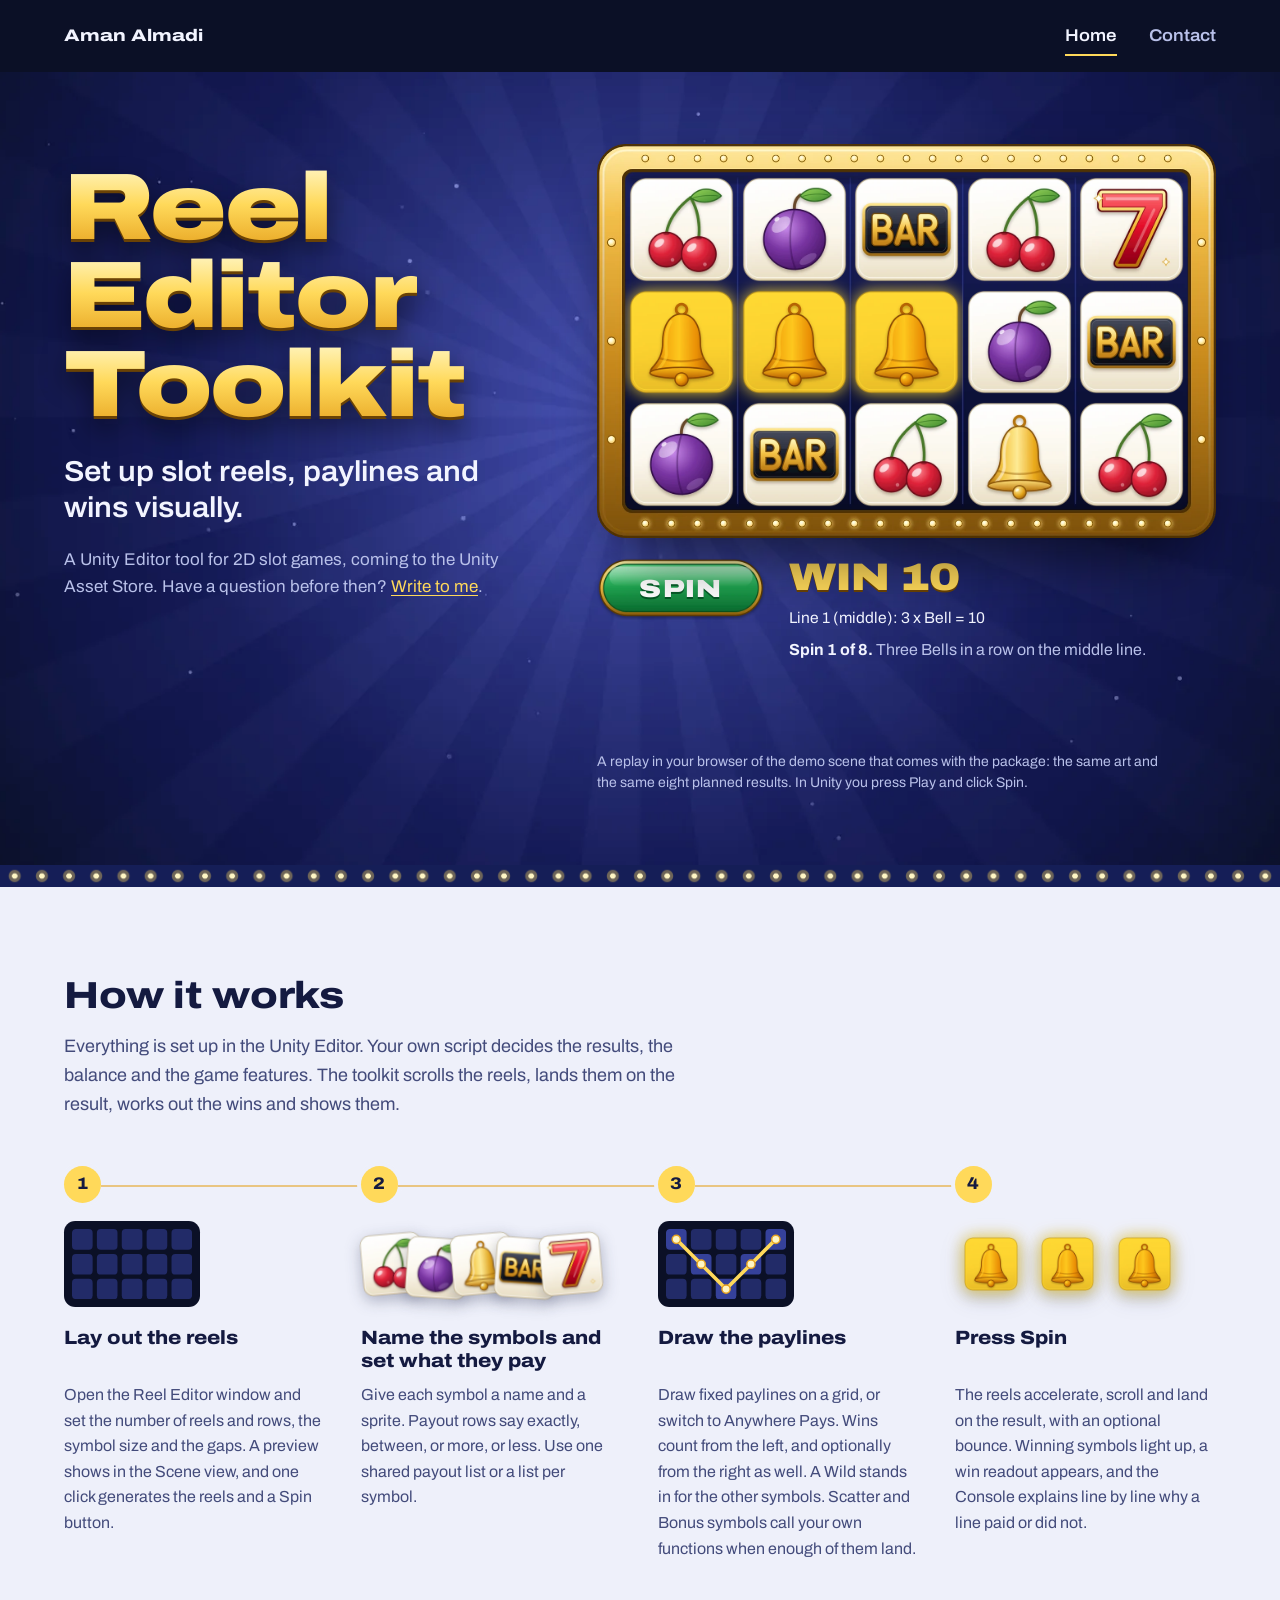
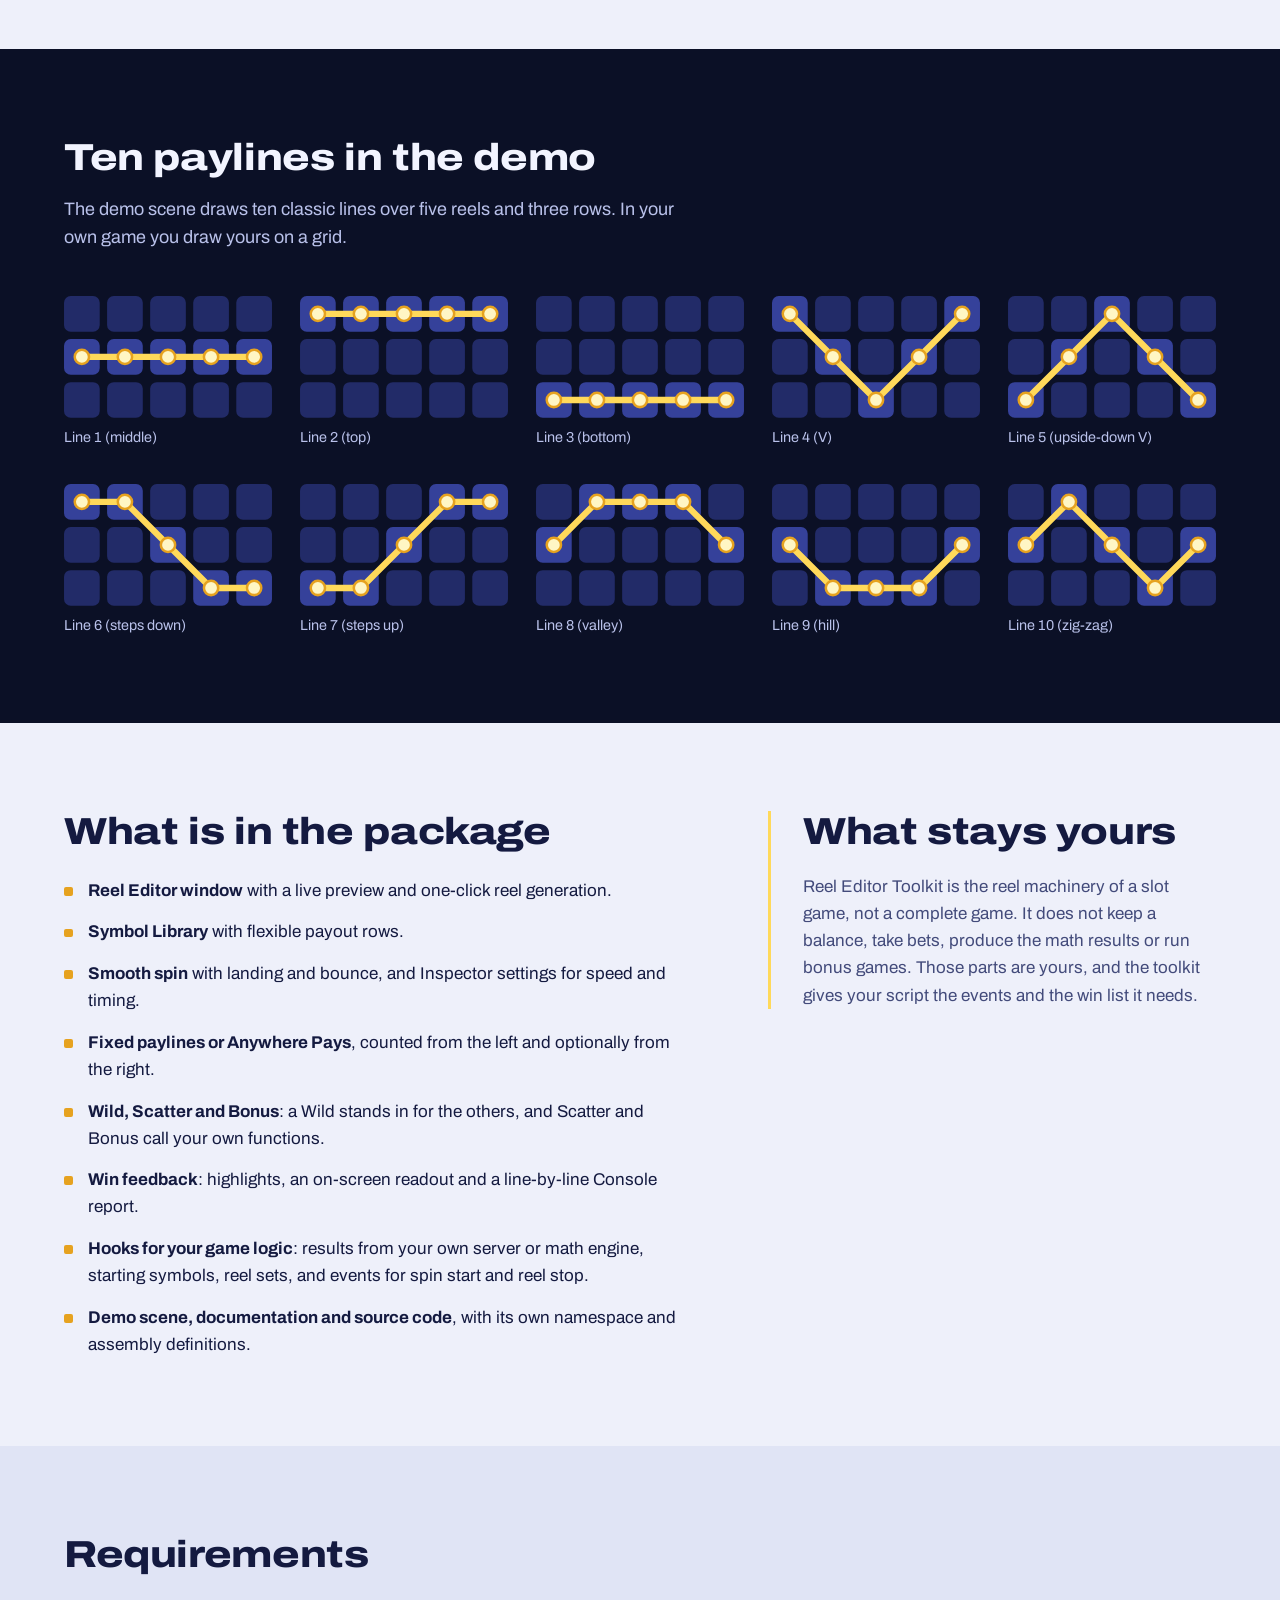
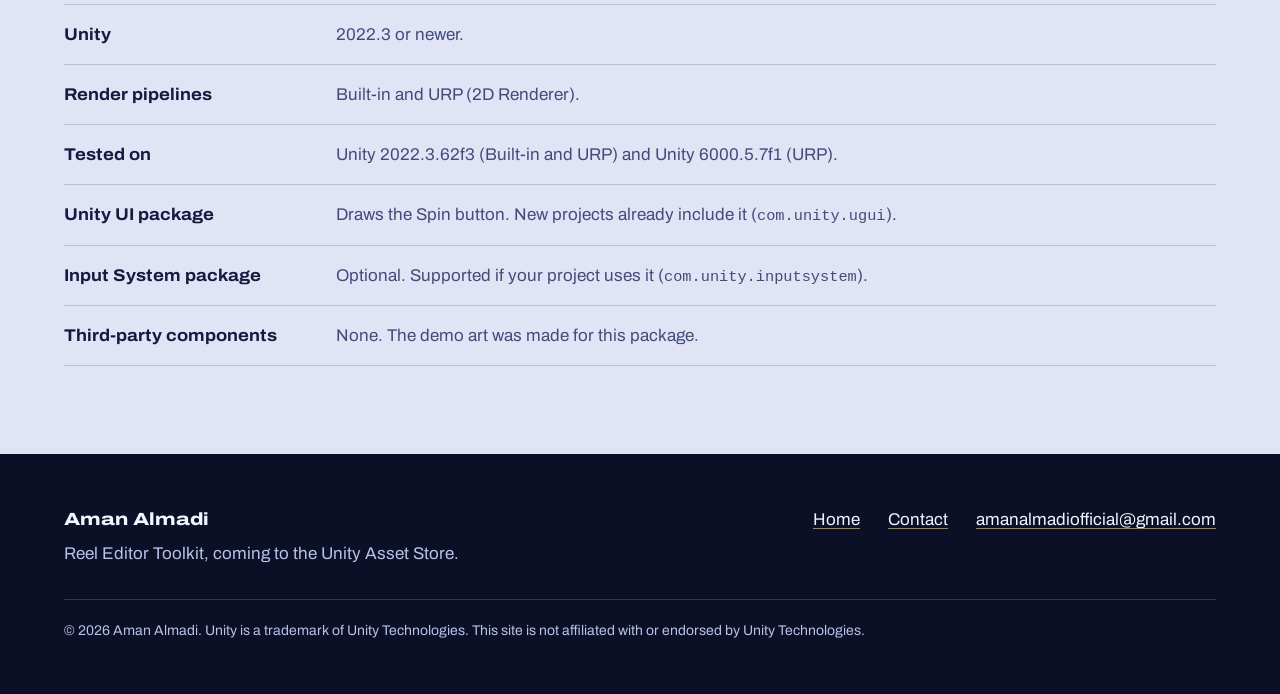
<file: index.html>
<!doctype html>
<html lang="en">
<head>
  <meta charset="utf-8">
  <meta name="viewport" content="width=device-width, initial-scale=1">
  <title>Reel Editor Toolkit for Unity by Aman Almadi</title>
  <meta name="description" content="Set up slot-game reels, symbols, payouts and paylines visually in the Unity Editor. Spin, win evaluation and a ready-to-run demo scene are included.">
  <meta property="og:type" content="website">
  <meta property="og:title" content="Reel Editor Toolkit for Unity">
  <meta property="og:description" content="Set up slot reels, paylines and wins visually. A Unity Editor tool for 2D slot games, coming to the Unity Asset Store.">
  <meta property="og:url" content="https://aman-almadi.github.io/">
  <meta property="og:image" content="https://aman-almadi.github.io/assets/img/social.png">
  <meta name="twitter:card" content="summary_large_image">
  <link rel="icon" type="image/png" sizes="32x32" href="assets/img/favicon-32.png">
  <link rel="apple-touch-icon" href="assets/img/apple-touch-icon.png">
  <link rel="preload" href="assets/fonts/archivo-wdth-latin.woff2" as="font" type="font/woff2" crossorigin>
  <link rel="stylesheet" href="assets/css/style.css">
  <script>document.documentElement.className += " js";</script>
</head>
<body>
  <!-- The gold tint of a winning symbol: the colour (1, 0.85, 0.2) the toolkit's PaylineManager multiplies onto it. -->
  <svg width="0" height="0" style="position:absolute" aria-hidden="true" focusable="false">
    <defs>
      <filter id="gold" color-interpolation-filters="sRGB">
        <feColorMatrix type="matrix" values="1 0 0 0 0  0 .85 0 0 0  0 0 .2 0 0  0 0 0 1 0"/>
      </filter>
    </defs>
  </svg>

  <a class="skip" href="#main">Skip to content</a>

  <header class="site-header">
    <div class="wrap bar">
      <a class="brand" href="index.html">Aman Almadi</a>
      <nav class="nav" aria-label="Main">
        <a href="index.html" aria-current="page">Home</a>
        <a href="contact.html">Contact</a>
      </nav>
    </div>
  </header>

  <main id="main">
    <section class="hero">
      <div class="wrap hero-grid">
        <div class="hero-copy">
          <h1 class="title"><span>Reel</span> <span>Editor</span> <span>Toolkit</span></h1>
          <p class="tagline">Set up slot reels, paylines and wins visually.</p>
          <p class="status">A Unity Editor tool for 2D slot games, coming to the Unity Asset Store. Have a question before then? <a href="contact.html">Write to me</a>.</p>
        </div>

        <div class="demo">
          <div class="machine" id="machine" aria-hidden="true">
            <img src="assets/img/reel-panel.webp" alt="" width="1100" height="700">
            <div class="reels">
          <div class="reel"><div class="strip"><div class="cell" data-sym="Cherry"><img src="assets/img/symbols/Cherry.webp" alt="" width="256" height="256"></div><div class="cell" data-sym="Bar"><img src="assets/img/symbols/Bar.webp" alt="" width="256" height="256"></div><div class="cell" data-sym="Plum"><img src="assets/img/symbols/Plum.webp" alt="" width="256" height="256"></div></div></div>
          <div class="reel"><div class="strip"><div class="cell" data-sym="Plum"><img src="assets/img/symbols/Plum.webp" alt="" width="256" height="256"></div><div class="cell" data-sym="Bell"><img src="assets/img/symbols/Bell.webp" alt="" width="256" height="256"></div><div class="cell" data-sym="Cherry"><img src="assets/img/symbols/Cherry.webp" alt="" width="256" height="256"></div></div></div>
          <div class="reel"><div class="strip"><div class="cell" data-sym="Bar"><img src="assets/img/symbols/Bar.webp" alt="" width="256" height="256"></div><div class="cell" data-sym="Cherry"><img src="assets/img/symbols/Cherry.webp" alt="" width="256" height="256"></div><div class="cell" data-sym="Bell"><img src="assets/img/symbols/Bell.webp" alt="" width="256" height="256"></div></div></div>
          <div class="reel"><div class="strip"><div class="cell" data-sym="Bell"><img src="assets/img/symbols/Bell.webp" alt="" width="256" height="256"></div><div class="cell" data-sym="Seven"><img src="assets/img/symbols/Seven.webp" alt="" width="256" height="256"></div><div class="cell" data-sym="Plum"><img src="assets/img/symbols/Plum.webp" alt="" width="256" height="256"></div></div></div>
          <div class="reel"><div class="strip"><div class="cell" data-sym="Plum"><img src="assets/img/symbols/Plum.webp" alt="" width="256" height="256"></div><div class="cell" data-sym="Bar"><img src="assets/img/symbols/Bar.webp" alt="" width="256" height="256"></div><div class="cell" data-sym="Cherry"><img src="assets/img/symbols/Cherry.webp" alt="" width="256" height="256"></div></div></div>
            </div>
          </div>
          <div class="controls">
            <button class="spin" id="spin" type="button">Spin</button>
            <div class="readout" id="readout" aria-live="polite" aria-atomic="true">
              <p class="win-line" id="win-line" hidden></p>
              <ul class="win-lines" id="win-lines"></ul>
              <p class="what" id="what">The demo&rsquo;s starting screen. Nothing pays.</p>
            </div>
          </div>
          <p class="note">A replay in your browser of the demo scene that comes with the package: the same art and the same eight planned results. In Unity you press Play and click Spin.</p>
        </div>
      </div>
    </section>
    <div class="bulbs" aria-hidden="true"></div>

    <section class="band band--paper" id="how">
      <div class="wrap">
        <h2 class="h2">How it works</h2>
        <p class="intro">Everything is set up in the Unity Editor. Your own script decides the results, the balance and the game features. The toolkit scrolls the reels, lands them on the result, works out the wins and shows them.</p>

        <ol class="steps">
          <li>
            <div class="fig"><svg class="payline fig-line" viewBox="0 0 99.0 58.0" aria-hidden="true"><rect class="t" x="0.0" y="0.0" width="17.0" height="17.0" rx="3.2"/><rect class="t" x="0.0" y="20.5" width="17.0" height="17.0" rx="3.2"/><rect class="t" x="0.0" y="41.0" width="17.0" height="17.0" rx="3.2"/><rect class="t" x="20.5" y="0.0" width="17.0" height="17.0" rx="3.2"/><rect class="t" x="20.5" y="20.5" width="17.0" height="17.0" rx="3.2"/><rect class="t" x="20.5" y="41.0" width="17.0" height="17.0" rx="3.2"/><rect class="t" x="41.0" y="0.0" width="17.0" height="17.0" rx="3.2"/><rect class="t" x="41.0" y="20.5" width="17.0" height="17.0" rx="3.2"/><rect class="t" x="41.0" y="41.0" width="17.0" height="17.0" rx="3.2"/><rect class="t" x="61.5" y="0.0" width="17.0" height="17.0" rx="3.2"/><rect class="t" x="61.5" y="20.5" width="17.0" height="17.0" rx="3.2"/><rect class="t" x="61.5" y="41.0" width="17.0" height="17.0" rx="3.2"/><rect class="t" x="82.0" y="0.0" width="17.0" height="17.0" rx="3.2"/><rect class="t" x="82.0" y="20.5" width="17.0" height="17.0" rx="3.2"/><rect class="t" x="82.0" y="41.0" width="17.0" height="17.0" rx="3.2"/></svg></div>
            <h3>Lay out the reels</h3>
            <p>Open the Reel Editor window and set the number of reels and rows, the symbol size and the gaps. A preview shows in the Scene view, and one click generates the reels and a Spin button.</p>
          </li>
          <li>
            <div class="fig fig-tiles">
              <img src="assets/img/symbols/Cherry.webp" alt="" width="256" height="256">
              <img src="assets/img/symbols/Plum.webp" alt="" width="256" height="256">
              <img src="assets/img/symbols/Bell.webp" alt="" width="256" height="256">
              <img src="assets/img/symbols/Bar.webp" alt="" width="256" height="256">
              <img src="assets/img/symbols/Seven.webp" alt="" width="256" height="256">
            </div>
            <h3>Name the symbols and set what they pay</h3>
            <p>Give each symbol a name and a sprite. Payout rows say exactly, between, or more, or less. Use one shared payout list or a list per symbol.</p>
          </li>
          <li>
            <div class="fig"><svg class="payline fig-line" viewBox="0 0 99.0 58.0" role="img" aria-label="Line 4 (V): rows 1, 2, 3, 2, 1"><rect class="t on" x="0.0" y="0.0" width="17.0" height="17.0" rx="3.2"/><rect class="t" x="0.0" y="20.5" width="17.0" height="17.0" rx="3.2"/><rect class="t" x="0.0" y="41.0" width="17.0" height="17.0" rx="3.2"/><rect class="t" x="20.5" y="0.0" width="17.0" height="17.0" rx="3.2"/><rect class="t on" x="20.5" y="20.5" width="17.0" height="17.0" rx="3.2"/><rect class="t" x="20.5" y="41.0" width="17.0" height="17.0" rx="3.2"/><rect class="t" x="41.0" y="0.0" width="17.0" height="17.0" rx="3.2"/><rect class="t" x="41.0" y="20.5" width="17.0" height="17.0" rx="3.2"/><rect class="t on" x="41.0" y="41.0" width="17.0" height="17.0" rx="3.2"/><rect class="t" x="61.5" y="0.0" width="17.0" height="17.0" rx="3.2"/><rect class="t on" x="61.5" y="20.5" width="17.0" height="17.0" rx="3.2"/><rect class="t" x="61.5" y="41.0" width="17.0" height="17.0" rx="3.2"/><rect class="t on" x="82.0" y="0.0" width="17.0" height="17.0" rx="3.2"/><rect class="t" x="82.0" y="20.5" width="17.0" height="17.0" rx="3.2"/><rect class="t" x="82.0" y="41.0" width="17.0" height="17.0" rx="3.2"/><polyline class="ln" points="8.5,8.5 29.0,29.0 49.5,49.5 70.0,29.0 90.5,8.5"/><circle class="dot" cx="8.5" cy="8.5" r="3.4"/><circle class="dot" cx="29.0" cy="29.0" r="3.4"/><circle class="dot" cx="49.5" cy="49.5" r="3.4"/><circle class="dot" cx="70.0" cy="29.0" r="3.4"/><circle class="dot" cx="90.5" cy="8.5" r="3.4"/></svg></div>
            <h3>Draw the paylines</h3>
            <p>Draw fixed paylines on a grid, or switch to Anywhere Pays. Wins count from the left, and optionally from the right as well. A Wild stands in for the other symbols. Scatter and Bonus symbols call your own functions when enough of them land.</p>
          </li>
          <li>
            <div class="fig fig-win">
              <div class="cell win"><img src="assets/img/symbols/Bell.webp" alt="" width="256" height="256"></div>
              <div class="cell win"><img src="assets/img/symbols/Bell.webp" alt="" width="256" height="256"></div>
              <div class="cell win"><img src="assets/img/symbols/Bell.webp" alt="" width="256" height="256"></div>
            </div>
            <h3>Press Spin</h3>
            <p>The reels accelerate, scroll and land on the result, with an optional bounce. Winning symbols light up, a win readout appears, and the Console explains line by line why a line paid or did not.</p>
          </li>
        </ol>
      </div>
    </section>

    <section class="band band--dark" id="paylines">
      <div class="wrap">
        <h2 class="h2">Ten paylines in the demo</h2>
        <p class="intro">The demo scene draws ten classic lines over five reels and three rows. In your own game you draw yours on a grid.</p>
        <ul class="paylines">
      <li><svg class="payline " viewBox="0 0 99.0 58.0" role="img" aria-label="Line 1 (middle): rows 2, 2, 2, 2, 2"><rect class="t" x="0.0" y="0.0" width="17.0" height="17.0" rx="3.2"/><rect class="t on" x="0.0" y="20.5" width="17.0" height="17.0" rx="3.2"/><rect class="t" x="0.0" y="41.0" width="17.0" height="17.0" rx="3.2"/><rect class="t" x="20.5" y="0.0" width="17.0" height="17.0" rx="3.2"/><rect class="t on" x="20.5" y="20.5" width="17.0" height="17.0" rx="3.2"/><rect class="t" x="20.5" y="41.0" width="17.0" height="17.0" rx="3.2"/><rect class="t" x="41.0" y="0.0" width="17.0" height="17.0" rx="3.2"/><rect class="t on" x="41.0" y="20.5" width="17.0" height="17.0" rx="3.2"/><rect class="t" x="41.0" y="41.0" width="17.0" height="17.0" rx="3.2"/><rect class="t" x="61.5" y="0.0" width="17.0" height="17.0" rx="3.2"/><rect class="t on" x="61.5" y="20.5" width="17.0" height="17.0" rx="3.2"/><rect class="t" x="61.5" y="41.0" width="17.0" height="17.0" rx="3.2"/><rect class="t" x="82.0" y="0.0" width="17.0" height="17.0" rx="3.2"/><rect class="t on" x="82.0" y="20.5" width="17.0" height="17.0" rx="3.2"/><rect class="t" x="82.0" y="41.0" width="17.0" height="17.0" rx="3.2"/><polyline class="ln" points="8.5,29.0 29.0,29.0 49.5,29.0 70.0,29.0 90.5,29.0"/><circle class="dot" cx="8.5" cy="29.0" r="3.4"/><circle class="dot" cx="29.0" cy="29.0" r="3.4"/><circle class="dot" cx="49.5" cy="29.0" r="3.4"/><circle class="dot" cx="70.0" cy="29.0" r="3.4"/><circle class="dot" cx="90.5" cy="29.0" r="3.4"/></svg><span class="cap">Line 1 (middle)</span></li>
      <li><svg class="payline " viewBox="0 0 99.0 58.0" role="img" aria-label="Line 2 (top): rows 1, 1, 1, 1, 1"><rect class="t on" x="0.0" y="0.0" width="17.0" height="17.0" rx="3.2"/><rect class="t" x="0.0" y="20.5" width="17.0" height="17.0" rx="3.2"/><rect class="t" x="0.0" y="41.0" width="17.0" height="17.0" rx="3.2"/><rect class="t on" x="20.5" y="0.0" width="17.0" height="17.0" rx="3.2"/><rect class="t" x="20.5" y="20.5" width="17.0" height="17.0" rx="3.2"/><rect class="t" x="20.5" y="41.0" width="17.0" height="17.0" rx="3.2"/><rect class="t on" x="41.0" y="0.0" width="17.0" height="17.0" rx="3.2"/><rect class="t" x="41.0" y="20.5" width="17.0" height="17.0" rx="3.2"/><rect class="t" x="41.0" y="41.0" width="17.0" height="17.0" rx="3.2"/><rect class="t on" x="61.5" y="0.0" width="17.0" height="17.0" rx="3.2"/><rect class="t" x="61.5" y="20.5" width="17.0" height="17.0" rx="3.2"/><rect class="t" x="61.5" y="41.0" width="17.0" height="17.0" rx="3.2"/><rect class="t on" x="82.0" y="0.0" width="17.0" height="17.0" rx="3.2"/><rect class="t" x="82.0" y="20.5" width="17.0" height="17.0" rx="3.2"/><rect class="t" x="82.0" y="41.0" width="17.0" height="17.0" rx="3.2"/><polyline class="ln" points="8.5,8.5 29.0,8.5 49.5,8.5 70.0,8.5 90.5,8.5"/><circle class="dot" cx="8.5" cy="8.5" r="3.4"/><circle class="dot" cx="29.0" cy="8.5" r="3.4"/><circle class="dot" cx="49.5" cy="8.5" r="3.4"/><circle class="dot" cx="70.0" cy="8.5" r="3.4"/><circle class="dot" cx="90.5" cy="8.5" r="3.4"/></svg><span class="cap">Line 2 (top)</span></li>
      <li><svg class="payline " viewBox="0 0 99.0 58.0" role="img" aria-label="Line 3 (bottom): rows 3, 3, 3, 3, 3"><rect class="t" x="0.0" y="0.0" width="17.0" height="17.0" rx="3.2"/><rect class="t" x="0.0" y="20.5" width="17.0" height="17.0" rx="3.2"/><rect class="t on" x="0.0" y="41.0" width="17.0" height="17.0" rx="3.2"/><rect class="t" x="20.5" y="0.0" width="17.0" height="17.0" rx="3.2"/><rect class="t" x="20.5" y="20.5" width="17.0" height="17.0" rx="3.2"/><rect class="t on" x="20.5" y="41.0" width="17.0" height="17.0" rx="3.2"/><rect class="t" x="41.0" y="0.0" width="17.0" height="17.0" rx="3.2"/><rect class="t" x="41.0" y="20.5" width="17.0" height="17.0" rx="3.2"/><rect class="t on" x="41.0" y="41.0" width="17.0" height="17.0" rx="3.2"/><rect class="t" x="61.5" y="0.0" width="17.0" height="17.0" rx="3.2"/><rect class="t" x="61.5" y="20.5" width="17.0" height="17.0" rx="3.2"/><rect class="t on" x="61.5" y="41.0" width="17.0" height="17.0" rx="3.2"/><rect class="t" x="82.0" y="0.0" width="17.0" height="17.0" rx="3.2"/><rect class="t" x="82.0" y="20.5" width="17.0" height="17.0" rx="3.2"/><rect class="t on" x="82.0" y="41.0" width="17.0" height="17.0" rx="3.2"/><polyline class="ln" points="8.5,49.5 29.0,49.5 49.5,49.5 70.0,49.5 90.5,49.5"/><circle class="dot" cx="8.5" cy="49.5" r="3.4"/><circle class="dot" cx="29.0" cy="49.5" r="3.4"/><circle class="dot" cx="49.5" cy="49.5" r="3.4"/><circle class="dot" cx="70.0" cy="49.5" r="3.4"/><circle class="dot" cx="90.5" cy="49.5" r="3.4"/></svg><span class="cap">Line 3 (bottom)</span></li>
      <li><svg class="payline " viewBox="0 0 99.0 58.0" role="img" aria-label="Line 4 (V): rows 1, 2, 3, 2, 1"><rect class="t on" x="0.0" y="0.0" width="17.0" height="17.0" rx="3.2"/><rect class="t" x="0.0" y="20.5" width="17.0" height="17.0" rx="3.2"/><rect class="t" x="0.0" y="41.0" width="17.0" height="17.0" rx="3.2"/><rect class="t" x="20.5" y="0.0" width="17.0" height="17.0" rx="3.2"/><rect class="t on" x="20.5" y="20.5" width="17.0" height="17.0" rx="3.2"/><rect class="t" x="20.5" y="41.0" width="17.0" height="17.0" rx="3.2"/><rect class="t" x="41.0" y="0.0" width="17.0" height="17.0" rx="3.2"/><rect class="t" x="41.0" y="20.5" width="17.0" height="17.0" rx="3.2"/><rect class="t on" x="41.0" y="41.0" width="17.0" height="17.0" rx="3.2"/><rect class="t" x="61.5" y="0.0" width="17.0" height="17.0" rx="3.2"/><rect class="t on" x="61.5" y="20.5" width="17.0" height="17.0" rx="3.2"/><rect class="t" x="61.5" y="41.0" width="17.0" height="17.0" rx="3.2"/><rect class="t on" x="82.0" y="0.0" width="17.0" height="17.0" rx="3.2"/><rect class="t" x="82.0" y="20.5" width="17.0" height="17.0" rx="3.2"/><rect class="t" x="82.0" y="41.0" width="17.0" height="17.0" rx="3.2"/><polyline class="ln" points="8.5,8.5 29.0,29.0 49.5,49.5 70.0,29.0 90.5,8.5"/><circle class="dot" cx="8.5" cy="8.5" r="3.4"/><circle class="dot" cx="29.0" cy="29.0" r="3.4"/><circle class="dot" cx="49.5" cy="49.5" r="3.4"/><circle class="dot" cx="70.0" cy="29.0" r="3.4"/><circle class="dot" cx="90.5" cy="8.5" r="3.4"/></svg><span class="cap">Line 4 (V)</span></li>
      <li><svg class="payline " viewBox="0 0 99.0 58.0" role="img" aria-label="Line 5 (upside-down V): rows 3, 2, 1, 2, 3"><rect class="t" x="0.0" y="0.0" width="17.0" height="17.0" rx="3.2"/><rect class="t" x="0.0" y="20.5" width="17.0" height="17.0" rx="3.2"/><rect class="t on" x="0.0" y="41.0" width="17.0" height="17.0" rx="3.2"/><rect class="t" x="20.5" y="0.0" width="17.0" height="17.0" rx="3.2"/><rect class="t on" x="20.5" y="20.5" width="17.0" height="17.0" rx="3.2"/><rect class="t" x="20.5" y="41.0" width="17.0" height="17.0" rx="3.2"/><rect class="t on" x="41.0" y="0.0" width="17.0" height="17.0" rx="3.2"/><rect class="t" x="41.0" y="20.5" width="17.0" height="17.0" rx="3.2"/><rect class="t" x="41.0" y="41.0" width="17.0" height="17.0" rx="3.2"/><rect class="t" x="61.5" y="0.0" width="17.0" height="17.0" rx="3.2"/><rect class="t on" x="61.5" y="20.5" width="17.0" height="17.0" rx="3.2"/><rect class="t" x="61.5" y="41.0" width="17.0" height="17.0" rx="3.2"/><rect class="t" x="82.0" y="0.0" width="17.0" height="17.0" rx="3.2"/><rect class="t" x="82.0" y="20.5" width="17.0" height="17.0" rx="3.2"/><rect class="t on" x="82.0" y="41.0" width="17.0" height="17.0" rx="3.2"/><polyline class="ln" points="8.5,49.5 29.0,29.0 49.5,8.5 70.0,29.0 90.5,49.5"/><circle class="dot" cx="8.5" cy="49.5" r="3.4"/><circle class="dot" cx="29.0" cy="29.0" r="3.4"/><circle class="dot" cx="49.5" cy="8.5" r="3.4"/><circle class="dot" cx="70.0" cy="29.0" r="3.4"/><circle class="dot" cx="90.5" cy="49.5" r="3.4"/></svg><span class="cap">Line 5 (upside-down V)</span></li>
      <li><svg class="payline " viewBox="0 0 99.0 58.0" role="img" aria-label="Line 6 (steps down): rows 1, 1, 2, 3, 3"><rect class="t on" x="0.0" y="0.0" width="17.0" height="17.0" rx="3.2"/><rect class="t" x="0.0" y="20.5" width="17.0" height="17.0" rx="3.2"/><rect class="t" x="0.0" y="41.0" width="17.0" height="17.0" rx="3.2"/><rect class="t on" x="20.5" y="0.0" width="17.0" height="17.0" rx="3.2"/><rect class="t" x="20.5" y="20.5" width="17.0" height="17.0" rx="3.2"/><rect class="t" x="20.5" y="41.0" width="17.0" height="17.0" rx="3.2"/><rect class="t" x="41.0" y="0.0" width="17.0" height="17.0" rx="3.2"/><rect class="t on" x="41.0" y="20.5" width="17.0" height="17.0" rx="3.2"/><rect class="t" x="41.0" y="41.0" width="17.0" height="17.0" rx="3.2"/><rect class="t" x="61.5" y="0.0" width="17.0" height="17.0" rx="3.2"/><rect class="t" x="61.5" y="20.5" width="17.0" height="17.0" rx="3.2"/><rect class="t on" x="61.5" y="41.0" width="17.0" height="17.0" rx="3.2"/><rect class="t" x="82.0" y="0.0" width="17.0" height="17.0" rx="3.2"/><rect class="t" x="82.0" y="20.5" width="17.0" height="17.0" rx="3.2"/><rect class="t on" x="82.0" y="41.0" width="17.0" height="17.0" rx="3.2"/><polyline class="ln" points="8.5,8.5 29.0,8.5 49.5,29.0 70.0,49.5 90.5,49.5"/><circle class="dot" cx="8.5" cy="8.5" r="3.4"/><circle class="dot" cx="29.0" cy="8.5" r="3.4"/><circle class="dot" cx="49.5" cy="29.0" r="3.4"/><circle class="dot" cx="70.0" cy="49.5" r="3.4"/><circle class="dot" cx="90.5" cy="49.5" r="3.4"/></svg><span class="cap">Line 6 (steps down)</span></li>
      <li><svg class="payline " viewBox="0 0 99.0 58.0" role="img" aria-label="Line 7 (steps up): rows 3, 3, 2, 1, 1"><rect class="t" x="0.0" y="0.0" width="17.0" height="17.0" rx="3.2"/><rect class="t" x="0.0" y="20.5" width="17.0" height="17.0" rx="3.2"/><rect class="t on" x="0.0" y="41.0" width="17.0" height="17.0" rx="3.2"/><rect class="t" x="20.5" y="0.0" width="17.0" height="17.0" rx="3.2"/><rect class="t" x="20.5" y="20.5" width="17.0" height="17.0" rx="3.2"/><rect class="t on" x="20.5" y="41.0" width="17.0" height="17.0" rx="3.2"/><rect class="t" x="41.0" y="0.0" width="17.0" height="17.0" rx="3.2"/><rect class="t on" x="41.0" y="20.5" width="17.0" height="17.0" rx="3.2"/><rect class="t" x="41.0" y="41.0" width="17.0" height="17.0" rx="3.2"/><rect class="t on" x="61.5" y="0.0" width="17.0" height="17.0" rx="3.2"/><rect class="t" x="61.5" y="20.5" width="17.0" height="17.0" rx="3.2"/><rect class="t" x="61.5" y="41.0" width="17.0" height="17.0" rx="3.2"/><rect class="t on" x="82.0" y="0.0" width="17.0" height="17.0" rx="3.2"/><rect class="t" x="82.0" y="20.5" width="17.0" height="17.0" rx="3.2"/><rect class="t" x="82.0" y="41.0" width="17.0" height="17.0" rx="3.2"/><polyline class="ln" points="8.5,49.5 29.0,49.5 49.5,29.0 70.0,8.5 90.5,8.5"/><circle class="dot" cx="8.5" cy="49.5" r="3.4"/><circle class="dot" cx="29.0" cy="49.5" r="3.4"/><circle class="dot" cx="49.5" cy="29.0" r="3.4"/><circle class="dot" cx="70.0" cy="8.5" r="3.4"/><circle class="dot" cx="90.5" cy="8.5" r="3.4"/></svg><span class="cap">Line 7 (steps up)</span></li>
      <li><svg class="payline " viewBox="0 0 99.0 58.0" role="img" aria-label="Line 8 (valley): rows 2, 1, 1, 1, 2"><rect class="t" x="0.0" y="0.0" width="17.0" height="17.0" rx="3.2"/><rect class="t on" x="0.0" y="20.5" width="17.0" height="17.0" rx="3.2"/><rect class="t" x="0.0" y="41.0" width="17.0" height="17.0" rx="3.2"/><rect class="t on" x="20.5" y="0.0" width="17.0" height="17.0" rx="3.2"/><rect class="t" x="20.5" y="20.5" width="17.0" height="17.0" rx="3.2"/><rect class="t" x="20.5" y="41.0" width="17.0" height="17.0" rx="3.2"/><rect class="t on" x="41.0" y="0.0" width="17.0" height="17.0" rx="3.2"/><rect class="t" x="41.0" y="20.5" width="17.0" height="17.0" rx="3.2"/><rect class="t" x="41.0" y="41.0" width="17.0" height="17.0" rx="3.2"/><rect class="t on" x="61.5" y="0.0" width="17.0" height="17.0" rx="3.2"/><rect class="t" x="61.5" y="20.5" width="17.0" height="17.0" rx="3.2"/><rect class="t" x="61.5" y="41.0" width="17.0" height="17.0" rx="3.2"/><rect class="t" x="82.0" y="0.0" width="17.0" height="17.0" rx="3.2"/><rect class="t on" x="82.0" y="20.5" width="17.0" height="17.0" rx="3.2"/><rect class="t" x="82.0" y="41.0" width="17.0" height="17.0" rx="3.2"/><polyline class="ln" points="8.5,29.0 29.0,8.5 49.5,8.5 70.0,8.5 90.5,29.0"/><circle class="dot" cx="8.5" cy="29.0" r="3.4"/><circle class="dot" cx="29.0" cy="8.5" r="3.4"/><circle class="dot" cx="49.5" cy="8.5" r="3.4"/><circle class="dot" cx="70.0" cy="8.5" r="3.4"/><circle class="dot" cx="90.5" cy="29.0" r="3.4"/></svg><span class="cap">Line 8 (valley)</span></li>
      <li><svg class="payline " viewBox="0 0 99.0 58.0" role="img" aria-label="Line 9 (hill): rows 2, 3, 3, 3, 2"><rect class="t" x="0.0" y="0.0" width="17.0" height="17.0" rx="3.2"/><rect class="t on" x="0.0" y="20.5" width="17.0" height="17.0" rx="3.2"/><rect class="t" x="0.0" y="41.0" width="17.0" height="17.0" rx="3.2"/><rect class="t" x="20.5" y="0.0" width="17.0" height="17.0" rx="3.2"/><rect class="t" x="20.5" y="20.5" width="17.0" height="17.0" rx="3.2"/><rect class="t on" x="20.5" y="41.0" width="17.0" height="17.0" rx="3.2"/><rect class="t" x="41.0" y="0.0" width="17.0" height="17.0" rx="3.2"/><rect class="t" x="41.0" y="20.5" width="17.0" height="17.0" rx="3.2"/><rect class="t on" x="41.0" y="41.0" width="17.0" height="17.0" rx="3.2"/><rect class="t" x="61.5" y="0.0" width="17.0" height="17.0" rx="3.2"/><rect class="t" x="61.5" y="20.5" width="17.0" height="17.0" rx="3.2"/><rect class="t on" x="61.5" y="41.0" width="17.0" height="17.0" rx="3.2"/><rect class="t" x="82.0" y="0.0" width="17.0" height="17.0" rx="3.2"/><rect class="t on" x="82.0" y="20.5" width="17.0" height="17.0" rx="3.2"/><rect class="t" x="82.0" y="41.0" width="17.0" height="17.0" rx="3.2"/><polyline class="ln" points="8.5,29.0 29.0,49.5 49.5,49.5 70.0,49.5 90.5,29.0"/><circle class="dot" cx="8.5" cy="29.0" r="3.4"/><circle class="dot" cx="29.0" cy="49.5" r="3.4"/><circle class="dot" cx="49.5" cy="49.5" r="3.4"/><circle class="dot" cx="70.0" cy="49.5" r="3.4"/><circle class="dot" cx="90.5" cy="29.0" r="3.4"/></svg><span class="cap">Line 9 (hill)</span></li>
      <li><svg class="payline " viewBox="0 0 99.0 58.0" role="img" aria-label="Line 10 (zig-zag): rows 2, 1, 2, 3, 2"><rect class="t" x="0.0" y="0.0" width="17.0" height="17.0" rx="3.2"/><rect class="t on" x="0.0" y="20.5" width="17.0" height="17.0" rx="3.2"/><rect class="t" x="0.0" y="41.0" width="17.0" height="17.0" rx="3.2"/><rect class="t on" x="20.5" y="0.0" width="17.0" height="17.0" rx="3.2"/><rect class="t" x="20.5" y="20.5" width="17.0" height="17.0" rx="3.2"/><rect class="t" x="20.5" y="41.0" width="17.0" height="17.0" rx="3.2"/><rect class="t" x="41.0" y="0.0" width="17.0" height="17.0" rx="3.2"/><rect class="t on" x="41.0" y="20.5" width="17.0" height="17.0" rx="3.2"/><rect class="t" x="41.0" y="41.0" width="17.0" height="17.0" rx="3.2"/><rect class="t" x="61.5" y="0.0" width="17.0" height="17.0" rx="3.2"/><rect class="t" x="61.5" y="20.5" width="17.0" height="17.0" rx="3.2"/><rect class="t on" x="61.5" y="41.0" width="17.0" height="17.0" rx="3.2"/><rect class="t" x="82.0" y="0.0" width="17.0" height="17.0" rx="3.2"/><rect class="t on" x="82.0" y="20.5" width="17.0" height="17.0" rx="3.2"/><rect class="t" x="82.0" y="41.0" width="17.0" height="17.0" rx="3.2"/><polyline class="ln" points="8.5,29.0 29.0,8.5 49.5,29.0 70.0,49.5 90.5,29.0"/><circle class="dot" cx="8.5" cy="29.0" r="3.4"/><circle class="dot" cx="29.0" cy="8.5" r="3.4"/><circle class="dot" cx="49.5" cy="29.0" r="3.4"/><circle class="dot" cx="70.0" cy="49.5" r="3.4"/><circle class="dot" cx="90.5" cy="29.0" r="3.4"/></svg><span class="cap">Line 10 (zig-zag)</span></li>
        </ul>
      </div>
    </section>

    <section class="band band--paper" id="package">
      <div class="wrap split">
        <div>
          <h2 class="h2">What is in the package</h2>
          <ul class="list">
            <li><strong>Reel Editor window</strong> with a live preview and one-click reel generation.</li>
            <li><strong>Symbol Library</strong> with flexible payout rows.</li>
            <li><strong>Smooth spin</strong> with landing and bounce, and Inspector settings for speed and timing.</li>
            <li><strong>Fixed paylines or Anywhere Pays</strong>, counted from the left and optionally from the right.</li>
            <li><strong>Wild, Scatter and Bonus</strong>: a Wild stands in for the others, and Scatter and Bonus call your own functions.</li>
            <li><strong>Win feedback</strong>: highlights, an on-screen readout and a line-by-line Console report.</li>
            <li><strong>Hooks for your game logic</strong>: results from your own server or math engine, starting symbols, reel sets, and events for spin start and reel stop.</li>
            <li><strong>Demo scene, documentation and source code</strong>, with its own namespace and assembly definitions.</li>
          </ul>
        </div>
        <div class="yours">
          <h2 class="h2">What stays yours</h2>
          <p>Reel Editor Toolkit is the reel machinery of a slot game, not a complete game. It does not keep a balance, take bets, produce the math results or run bonus games. Those parts are yours, and the toolkit gives your script the events and the win list it needs.</p>
        </div>
      </div>
    </section>

    <section class="band band--paper-2" id="requirements">
      <div class="wrap">
        <h2 class="h2">Requirements</h2>
        <dl class="reqs">
          <div><dt>Unity</dt><dd>2022.3 or newer.</dd></div>
          <div><dt>Render pipelines</dt><dd>Built-in and URP (2D Renderer).</dd></div>
          <div><dt>Tested on</dt><dd>Unity 2022.3.62f3 (Built-in and URP) and Unity 6000.5.7f1 (URP).</dd></div>
          <div><dt>Unity UI package</dt><dd>Draws the Spin button. New projects already include it (<code>com.unity.ugui</code>).</dd></div>
          <div><dt>Input System package</dt><dd>Optional. Supported if your project uses it (<code>com.unity.inputsystem</code>).</dd></div>
          <div><dt>Third-party components</dt><dd>None. The demo art was made for this package.</dd></div>
        </dl>
      </div>
    </section>
  </main>

  <footer class="site-footer">
    <div class="wrap foot">
      <div>
        <p class="foot-brand">Aman Almadi</p>
        <p class="foot-line">Reel Editor Toolkit, coming to the Unity Asset Store.</p>
      </div>
      <nav class="foot-nav" aria-label="Footer">
        <a href="index.html">Home</a>
        <a href="contact.html">Contact</a>
        <a href="mailto:amanalmadiofficial@gmail.com">amanalmadiofficial@gmail.com</a>
      </nav>
    </div>
    <div class="wrap legal">
      <p>&copy; 2026 Aman Almadi. Unity is a trademark of Unity Technologies. This site is not affiliated with or endorsed by Unity Technologies.</p>
    </div>
  </footer>

  <script type="application/json" id="demo-data">{"base":"assets/img/symbols/","symbols":["Cherry","Plum","Bell","Bar","Seven","Wild","Scatter","Bonus"],"spins":[{"rows":[["Cherry","Plum","Bar","Cherry","Seven"],["Bell","Bell","Bell","Plum","Bar"],["Plum","Bar","Cherry","Bell","Cherry"]],"win":10,"wins":[{"line":"Line 1 (middle)","count":3,"symbol":"Bell","pay":10}],"cells":[[0,1],[1,1],[2,1]],"text":"Three Bells in a row on the middle line."},{"rows":[["Plum","Cherry","Bar","Bell","Plum"],["Bar","Seven","Plum","Cherry","Bell"],["Cherry","Bell","Seven","Bar","Cherry"]],"win":0,"wins":[],"cells":[],"text":"Nothing that matches."},{"rows":[["Plum","Bell","Bell","Seven","Plum"],["Cherry","Wild","Cherry","Bar","Bell"],["Bar","Plum","Seven","Plum","Seven"]],"win":10,"wins":[{"line":"Line 1 (middle)","count":3,"symbol":"Cherry","pay":10}],"cells":[[0,1],[1,1],[2,1]],"text":"Cherry, Wild, Cherry on the middle line. The Wild stands in for a Cherry."},{"rows":[["Cherry","Cherry","Cherry","Cherry","Cherry"],["Bar","Plum","Bell","Seven","Plum"],["Plum","Bell","Bar","Plum","Bar"]],"win":100,"wins":[{"line":"Line 2 (top)","count":5,"symbol":"Cherry","pay":100}],"cells":[[0,0],[1,0],[2,0],[3,0],[4,0]],"text":"Five Cherries on the top line. The “5 or more” payout row."},{"rows":[["Scatter","Bar","Plum","Scatter","Cherry"],["Cherry","Bell","Seven","Plum","Bar"],["Plum","Cherry","Scatter","Bar","Bell"]],"win":0,"wins":[],"cells":[],"text":"Three Scatters. Nothing pays; the Console reports the free-spins trigger."},{"rows":[["Cherry","Plum","Bar","Plum","Cherry"],["Seven","Seven","Cherry","Bar","Bell"],["Bar","Bell","Plum","Bell","Plum"]],"win":5,"wins":[{"line":"Line 1 (middle)","count":2,"symbol":"Seven","pay":5}],"cells":[[0,1],[1,1]],"text":"Two Sevens at the start of the middle line. A Seven already counts from 2."},{"rows":[["Bonus","Bell","Bonus","Cherry","Seven"],["Cherry","Bar","Seven","Bell","Bonus"],["Plum","Plum","Plum","Plum","Bar"]],"win":25,"wins":[{"line":"Line 3 (bottom)","count":4,"symbol":"Plum","pay":25}],"cells":[[0,2],[1,2],[2,2],[3,2]],"text":"Four Plums on the bottom line, and three Bonus symbols. The Console reports the bonus trigger."},{"rows":[["Bell","Plum","Bell","Cherry","Plum"],["Bell","Wild","Bell","Bar","Seven"],["Bell","Bar","Bell","Plum","Cherry"]],"win":30,"wins":[{"line":"Line 1 (middle)","count":3,"symbol":"Bell","pay":10},{"line":"Line 4 (V)","count":3,"symbol":"Bell","pay":10},{"line":"Line 5 (upside-down V)","count":3,"symbol":"Bell","pay":10}],"cells":[[0,0],[0,1],[0,2],[1,1],[2,0],[2,1],[2,2]],"text":"One Wild in the middle of Bells: three lines pay at once."}]}</script>
  <script src="assets/js/site.js"></script>
</body>
</html>
</file>
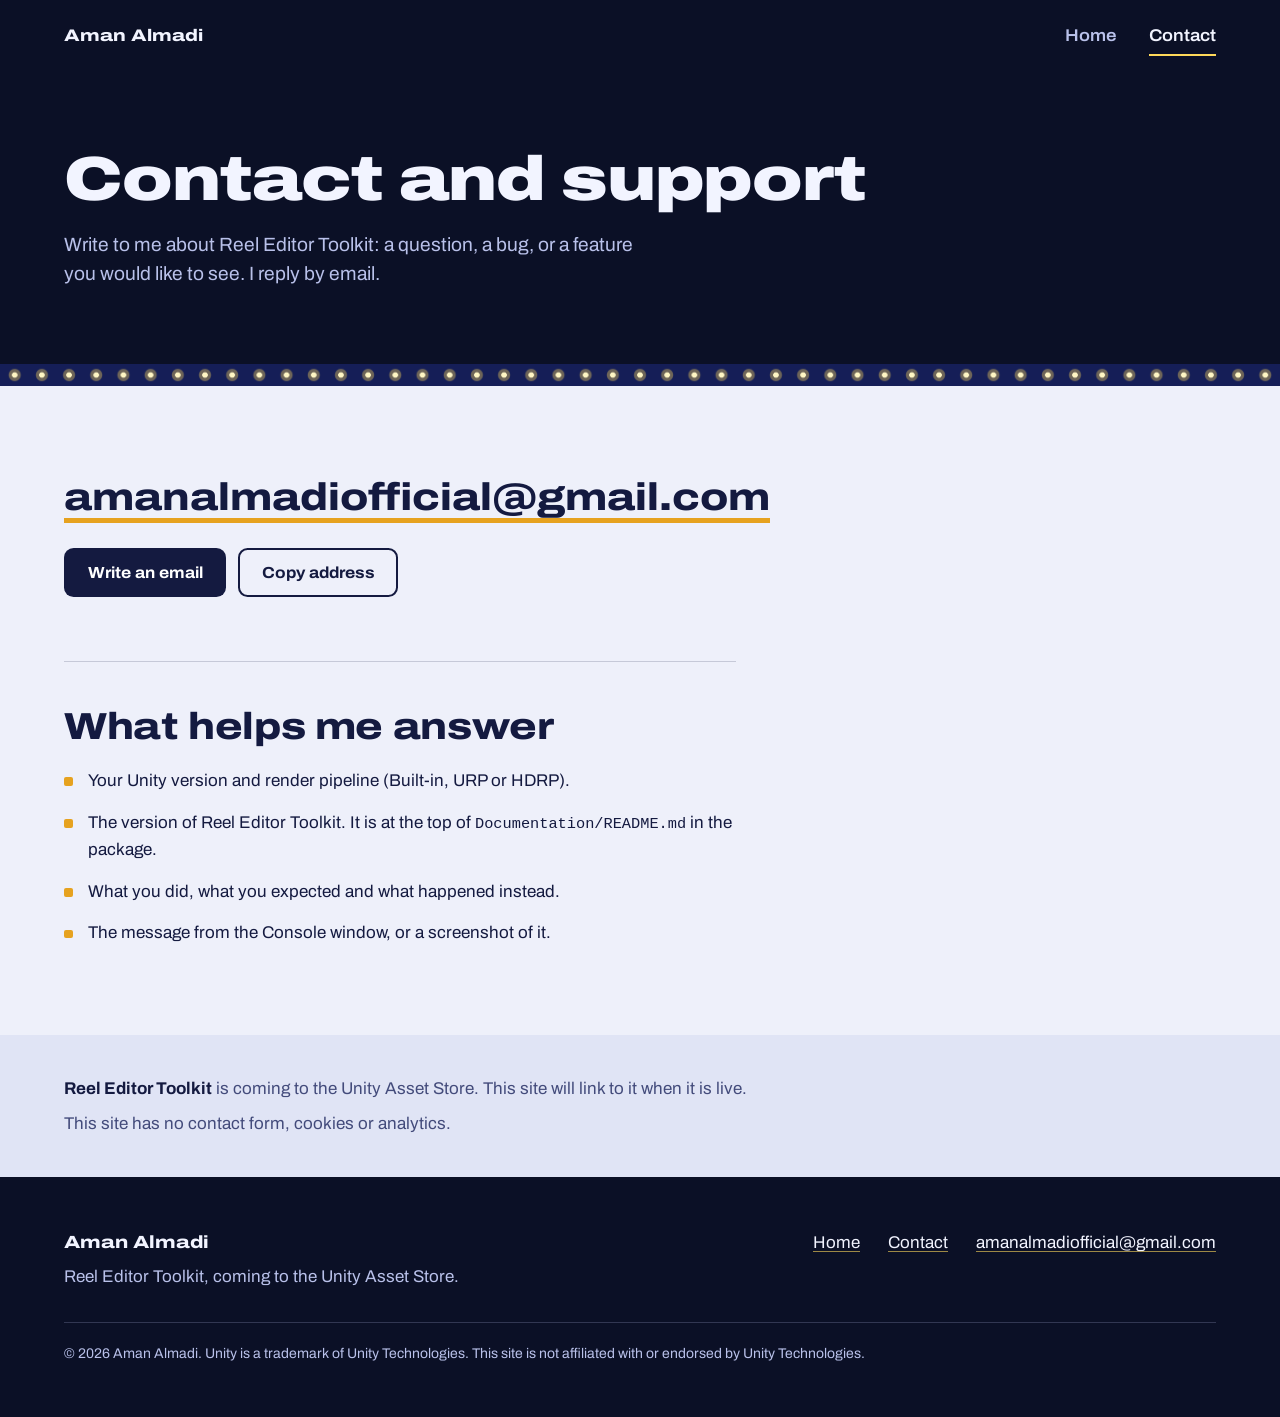
<file: contact.html>
<!doctype html>
<html lang="en">
<head>
  <meta charset="utf-8">
  <meta name="viewport" content="width=device-width, initial-scale=1">
  <title>Contact and support | Aman Almadi</title>
  <meta name="description" content="Contact and support for Reel Editor Toolkit, a Unity Editor tool by Aman Almadi. Write by email with a question, a bug or an idea.">
  <meta property="og:type" content="website">
  <meta property="og:title" content="Contact and support | Aman Almadi">
  <meta property="og:description" content="Write to Aman Almadi about Reel Editor Toolkit: a question, a bug or an idea.">
  <meta property="og:url" content="https://aman-almadi.github.io/contact.html">
  <meta property="og:image" content="https://aman-almadi.github.io/assets/img/social.png">
  <meta name="twitter:card" content="summary_large_image">
  <link rel="icon" type="image/png" sizes="32x32" href="assets/img/favicon-32.png">
  <link rel="apple-touch-icon" href="assets/img/apple-touch-icon.png">
  <link rel="preload" href="assets/fonts/archivo-wdth-latin.woff2" as="font" type="font/woff2" crossorigin>
  <link rel="stylesheet" href="assets/css/style.css">
  <script>document.documentElement.className += " js";</script>
</head>
<body>
  <a class="skip" href="#main">Skip to content</a>

  <header class="site-header">
    <div class="wrap bar">
      <a class="brand" href="index.html">Aman Almadi</a>
      <nav class="nav" aria-label="Main">
        <a href="index.html">Home</a>
        <a href="contact.html" aria-current="page">Contact</a>
      </nav>
    </div>
  </header>

  <main id="main">
    <section class="pagehead">
      <div class="wrap">
        <h1 class="h1">Contact and support</h1>
        <p class="lead">Write to me about Reel Editor Toolkit: a question, a bug, or a feature you would like to see. I reply by email.</p>
      </div>
    </section>
    <div class="bulbs" aria-hidden="true"></div>

    <section class="band band--paper">
      <div class="wrap contact">
        <div class="mail-block">
          <a class="mail" href="mailto:amanalmadiofficial@gmail.com?subject=Reel%20Editor%20Toolkit">amanalmadiofficial@<wbr>gmail.com</a>
          <div class="mail-actions">
            <a class="btn btn--ink" href="mailto:amanalmadiofficial@gmail.com?subject=Reel%20Editor%20Toolkit">Write an email</a>
            <button class="btn btn--line copy" id="copy-email" type="button" data-email="amanalmadiofficial@gmail.com">Copy address</button>
            <span class="copied" id="copied" role="status"></span>
          </div>
        </div>

        <div class="help">
          <h2 class="h2">What helps me answer</h2>
          <ul class="list">
            <li>Your Unity version and render pipeline (Built-in, URP or HDRP).</li>
            <li>The version of Reel Editor Toolkit. It is at the top of <code>Documentation/README.md</code> in the package.</li>
            <li>What you did, what you expected and what happened instead.</li>
            <li>The message from the Console window, or a screenshot of it.</li>
          </ul>
        </div>
      </div>
    </section>

    <section class="band band--paper-2 band--slim">
      <div class="wrap notes">
        <p><strong>Reel Editor Toolkit</strong> is coming to the Unity Asset Store. This site will link to it when it is live.</p>
        <p>This site has no contact form, cookies or analytics.</p>
      </div>
    </section>
  </main>

  <footer class="site-footer">
    <div class="wrap foot">
      <div>
        <p class="foot-brand">Aman Almadi</p>
        <p class="foot-line">Reel Editor Toolkit, coming to the Unity Asset Store.</p>
      </div>
      <nav class="foot-nav" aria-label="Footer">
        <a href="index.html">Home</a>
        <a href="contact.html">Contact</a>
        <a href="mailto:amanalmadiofficial@gmail.com">amanalmadiofficial@gmail.com</a>
      </nav>
    </div>
    <div class="wrap legal">
      <p>&copy; 2026 Aman Almadi. Unity is a trademark of Unity Technologies. This site is not affiliated with or endorsed by Unity Technologies.</p>
    </div>
  </footer>

  <script src="assets/js/site.js"></script>
</body>
</html>
</file>
<file: assets/css/style.css>
/* Aman Almadi - Reel Editor Toolkit site.
   Plain CSS. No frameworks, no external requests. The font (Archivo, SIL Open Font License 1.1) is served from this site. */

@font-face {
  font-family: "Archivo";
  src: url("../fonts/archivo-wdth-latin.woff2") format("woff2");
  font-weight: 100 900;
  font-stretch: 62% 125%;
  font-style: normal;
  font-display: swap;
}

:root {
  /* the stage: the demo's background */
  --stage: #0B1026;
  --stage-2: #151E57;
  /* the marquee: gold of the reel frame and the win highlight */
  --gold: #FFD95A;
  --gold-hi: #FFF6C4;
  --gold-deep: #E6A21F;
  --gold-edge: #6A4205;
  /* paper and ink for reading */
  --paper: #EEF0FA;
  --paper-2: #E0E4F5;
  --ink: #141A40;
  --ink-2: #434B7B;
  --rule: rgba(20, 26, 64, .18);
  --on-stage: #F2F4FF;
  --on-stage-2: #B9C1EA;
  --link: #2531A3;

  --font: "Archivo", system-ui, -apple-system, "Segoe UI", Roboto, "Helvetica Neue", Arial, sans-serif;
  --wrap: 72rem;
  --gutter: clamp(1.25rem, 4vw, 2.5rem);
}

*, *::before, *::after { box-sizing: border-box; }

html {
  -webkit-text-size-adjust: 100%;
  scroll-behavior: smooth;
}

body {
  margin: 0;
  font: 400 1.0625rem/1.6 var(--font);
  color: var(--ink);
  background: var(--paper);
  -webkit-font-smoothing: antialiased;
}

img { max-width: 100%; height: auto; }
p { margin: 0; }
h1, h2, h3 { margin: 0; }
code { font-family: ui-monospace, SFMono-Regular, Menlo, Consolas, monospace; font-size: .9em; }

a { color: var(--link); text-underline-offset: .18em; text-decoration-thickness: .08em; }
a:hover { text-decoration-thickness: .15em; }

:focus-visible { outline: 3px solid var(--link); outline-offset: 3px; }
.hero :focus-visible,
.band--dark :focus-visible,
.site-header :focus-visible,
.site-footer :focus-visible,
.pagehead :focus-visible { outline-color: var(--gold); }

.wrap { width: min(100% - 2 * var(--gutter), var(--wrap)); margin-inline: auto; }

.skip {
  position: absolute; left: -999px; top: 0;
  padding: .6rem 1rem; background: var(--gold); color: var(--ink); font-weight: 700; z-index: 10;
}
.skip:focus { left: 1rem; top: 1rem; }

/* ------------------------------------------------------------ type */
.h1 { font-size: clamp(2.3rem, 1.2rem + 4.2vw, 3.9rem); font-weight: 900; font-stretch: 125%; line-height: 1; letter-spacing: -.02em; }
.h2 { font-size: clamp(1.6rem, 1.1rem + 1.8vw, 2.35rem); font-weight: 800; font-stretch: 118%; line-height: 1.1; letter-spacing: -.01em; }
h3 { font-size: 1.2rem; font-weight: 800; font-stretch: 112%; line-height: 1.2; }
.intro { margin-top: 1rem; max-width: 40rem; font-size: 1.125rem; color: var(--ink-2); }
.band--dark .intro { color: var(--on-stage-2); }

/* ------------------------------------------------------------ header and footer */
.site-header { background: var(--stage); color: var(--on-stage); }
.bar { display: flex; align-items: center; justify-content: space-between; gap: 1rem; padding-block: 1rem; }
.brand { font-size: 1.05rem; font-weight: 800; font-stretch: 125%; color: var(--on-stage); text-decoration: none; }
.nav { display: flex; gap: clamp(1rem, 3vw, 2rem); }
.nav a {
  padding-block: .35rem; border-bottom: 2px solid transparent;
  font-weight: 600; font-stretch: 108%; color: var(--on-stage-2); text-decoration: none;
}
.nav a:hover { color: var(--on-stage); }
.nav a[aria-current="page"] { color: var(--on-stage); border-bottom-color: var(--gold); }

.site-footer { background: var(--stage); color: var(--on-stage); padding-block: clamp(2.25rem, 5vw, 3.25rem); }
.foot { display: flex; flex-wrap: wrap; justify-content: space-between; gap: 1.5rem 3rem; }
.foot-brand { font-weight: 800; font-stretch: 125%; font-size: 1.1rem; }
.foot-line { margin-top: .35rem; color: var(--on-stage-2); }
.foot-nav { display: flex; flex-wrap: wrap; gap: .5rem 1.75rem; align-items: flex-start; }
.foot-nav a { color: var(--on-stage); text-decoration-color: rgba(255, 217, 90, .6); }
.legal { margin-top: 2rem; padding-top: 1.25rem; border-top: 1px solid rgba(185, 193, 234, .22); font-size: .875rem; color: var(--on-stage-2); }

/* ------------------------------------------------------------ bands */
.band { padding-block: clamp(3.25rem, 7vw, 5.5rem); }
.band--slim { padding-block: clamp(1.75rem, 4vw, 2.5rem); }
.band--dark { background: var(--stage); color: var(--on-stage); }
.band--paper { background: var(--paper); color: var(--ink); }
.band--paper-2 { background: var(--paper-2); color: var(--ink); }

/* a string of marquee bulbs where the dark top of a page meets the paper */
.bulbs {
  height: 1.35rem;
  background-color: var(--stage-2);
  background-image: radial-gradient(circle, var(--gold-hi) 0 2.5px, rgba(255, 217, 90, .38) 3px 5.5px, transparent 6.5px);
  background-size: 1.7rem 1.35rem;
  background-position: center;
}

/* ------------------------------------------------------------ hero */
.hero {
  background: var(--stage) url("../img/stage.webp") center / cover no-repeat;
  color: var(--on-stage);
  padding-block: clamp(2.25rem, 6vw, 4.5rem);
}
.hero-grid {
  display: grid;
  grid-template-columns: minmax(0, 5fr) minmax(0, 6.6fr);
  gap: clamp(2rem, 5vw, 4rem);
  align-items: start;
}
.hero-copy { padding-top: clamp(0rem, 1.5vw, 1.25rem); }

/* the title: the stacked gold lock-up of the store cover; the gradient sits on the spans, the shadow on the heading */
.title {
  font-size: clamp(3.1rem, 1.3rem + 6.6vw, 5.9rem);
  font-weight: 900; font-stretch: 125%; line-height: .94; letter-spacing: -.02em;
  filter: drop-shadow(0 .035em 0 var(--gold-edge)) drop-shadow(0 .12em .14em rgba(0, 0, 0, .45));
}
.title span {
  display: block; width: fit-content;
  background: linear-gradient(180deg, var(--gold-hi) 0%, var(--gold) 46%, var(--gold-deep) 100%);
  -webkit-background-clip: text; background-clip: text;
  color: transparent; -webkit-text-fill-color: transparent;
}
.tagline {
  margin-top: 1.5rem; max-width: 19em;
  font-size: clamp(1.3rem, 1rem + 1.2vw, 1.8rem); font-weight: 600; font-stretch: 106%; line-height: 1.25;
}
.status { margin-top: 1.25rem; max-width: 30rem; color: var(--on-stage-2); }
.hero a { color: var(--gold); }

/* the working machine */
.demo { display: grid; gap: 1.25rem; min-width: 0; }
.machine { position: relative; width: 100%; aspect-ratio: 1540 / 980; }
.machine::before {   /* soft shadow, blurred once instead of re-drawn on every frame of the spin */
  content: ""; position: absolute; inset: 8% 3% -5%;
  background: rgba(0, 0, 0, .55); border-radius: 2.5rem; filter: blur(28px);
}
.machine > img { position: absolute; inset: 0; width: 100%; height: 100%; display: block; }
.reels {
  position: absolute; left: 4.5455%; top: 7.1429%; width: 90.9091%; height: 85.7143%;
  display: grid; grid-template-columns: repeat(5, 1fr);
}
.reel { position: relative; overflow: hidden; }
.strip { position: absolute; left: 0; top: 0; width: 100%; will-change: transform; }
.cell { width: 100%; aspect-ratio: 1; padding: 3.5714%; }
.cell img { display: block; width: 100%; height: 100%; }
.cell.win img { filter: url(#gold) drop-shadow(0 0 .5rem rgba(255, 217, 51, .85)); }

.controls { display: grid; grid-template-columns: auto minmax(0, 1fr); gap: 1.5rem; align-items: start; }
.spin {
  display: none;
  width: 10.5rem; aspect-ratio: 600 / 220; padding: 0; border: 0;
  background: url("../img/spin.webp") center / 100% 100% no-repeat;
  color: #fff; font: 900 1.55rem/1 var(--font); font-stretch: 125%; letter-spacing: .05em; text-transform: uppercase;
  text-shadow: 0 2px 0 rgba(0, 70, 30, .75);
  cursor: pointer; -webkit-tap-highlight-color: transparent;
}
.js .spin { display: block; }
.spin:active { transform: translateY(2px); }
.spin[aria-disabled="true"] { filter: saturate(.45) brightness(.8); cursor: default; }
.spin[aria-disabled="true"]:active { transform: none; }

.readout { min-height: 10.8rem; min-width: 0; transition: opacity .15s; }
.readout.is-spinning { opacity: .4; }
.win-line {
  font-size: clamp(1.7rem, 1.2rem + 1.7vw, 2.4rem); font-weight: 900; font-stretch: 125%; line-height: 1;
  color: var(--gold); text-shadow: 0 2px 0 var(--gold-edge);
}
.win-lines { margin: .55rem 0 0; padding: 0; list-style: none; font-size: .975rem; line-height: 1.5; color: var(--on-stage); }
.win-lines:empty { display: none; }
.what { margin-top: .6rem; font-size: 1rem; line-height: 1.45; color: var(--on-stage-2); }
.what .count { color: var(--on-stage); font-weight: 700; }
.note { font-size: .875rem; line-height: 1.5; color: var(--on-stage-2); max-width: 36rem; }

/* ------------------------------------------------------------ how it works */
.steps {
  counter-reset: step;
  margin: 3rem 0 0; padding: 0; list-style: none;
  display: grid; grid-template-columns: repeat(4, minmax(0, 1fr)); column-gap: 2.25rem; row-gap: 0;
}
.steps > li {   /* each step spans three rows (figure, heading, text) of the shared grid, so the headings and texts line up */
  position: relative; padding-top: 3.4rem;
  display: grid; grid-template-rows: subgrid; grid-row: span 3; row-gap: 0;
}
.steps > li::before {
  counter-increment: step; content: counter(step);
  position: absolute; top: 0; left: 0; width: 2.3rem; height: 2.3rem; border-radius: 50%;
  display: grid; place-items: center;
  background: var(--gold); color: var(--ink); font-weight: 800; font-stretch: 112%; font-size: 1.05rem;
  box-shadow: 0 0 0 4px var(--paper);
}
.steps > li::after {   /* the line from one step to the next */
  content: ""; position: absolute; top: 1.15rem; left: 2.3rem; right: -2.25rem; height: 2px; background: var(--gold-deep); opacity: .55;
}
.steps > li:last-child::after { display: none; }
.steps h3 { margin-bottom: .6rem; }
.steps p { color: var(--ink-2); font-size: 1rem; }

.fig { height: 5.4rem; margin-bottom: 1.2rem; display: flex; align-items: center; }
.fig .fig-line { box-sizing: content-box; height: 4.4rem; width: auto; padding: .5rem; background: var(--stage); border-radius: .7rem; }
.fig-tiles img { width: 3.9rem; height: 3.9rem; margin-left: -1.1rem; filter: drop-shadow(0 .35rem .45rem rgba(20, 26, 64, .3)); }
.fig-tiles img:first-child { margin-left: 0; }
.fig-tiles img:nth-child(odd) { transform: rotate(-5deg); }
.fig-tiles img:nth-child(even) { transform: rotate(4deg) translateY(.25rem); }
.fig-win { gap: .3rem; }
.fig-win .cell { width: 4.5rem; filter: drop-shadow(0 .35rem .45rem rgba(20, 26, 64, .3)); }

/* ------------------------------------------------------------ paylines */
.paylines {
  margin: 2.75rem 0 0; padding: 0; list-style: none;
  display: grid; grid-template-columns: repeat(5, minmax(0, 1fr)); gap: 2.25rem 1.75rem;
}
.paylines li { display: grid; gap: .65rem; align-content: start; }
.payline { display: block; width: 100%; height: auto; }
.payline .t { fill: #222B68; }
.payline .t.on { fill: #35419A; }
.payline .ln { fill: none; stroke: var(--gold); stroke-width: 3; stroke-linejoin: round; stroke-linecap: round; }
.payline .dot { fill: var(--gold-hi); stroke: var(--gold-deep); stroke-width: 1.2; }
.paylines .cap { font-size: .9rem; line-height: 1.35; color: var(--on-stage-2); }

/* ------------------------------------------------------------ package and requirements */
.split { display: grid; grid-template-columns: minmax(0, 7fr) minmax(0, 5fr); gap: clamp(2.25rem, 6vw, 5rem); align-items: start; }
.yours { padding-left: clamp(1.25rem, 3vw, 2rem); border-left: 3px solid var(--gold); }
.yours p { margin-top: 1.25rem; color: var(--ink-2); }

.list { margin: 1.5rem 0 0; padding: 0; list-style: none; display: grid; gap: .9rem; }
.list li { position: relative; padding-left: 1.5rem; }
.list li::before {   /* a small gold tile as the bullet */
  content: ""; position: absolute; left: 0; top: .6em; width: .55rem; height: .55rem; border-radius: 2px; background: var(--gold-deep);
}

.reqs { margin: 1.75rem 0 0; display: grid; }
.reqs > div {
  display: grid; grid-template-columns: minmax(0, 15rem) minmax(0, 1fr); gap: .25rem 2rem;
  padding-block: 1rem; border-top: 1px solid var(--rule);
}
.reqs > div:last-child { border-bottom: 1px solid var(--rule); }
.reqs dt { font-weight: 700; font-stretch: 108%; }
.reqs dd { margin: 0; color: var(--ink-2); }

/* ------------------------------------------------------------ contact page */
.pagehead { background: var(--stage); color: var(--on-stage); padding-block: clamp(2.75rem, 6vw, 4.75rem); }
.lead { margin-top: 1.25rem; max-width: 36rem; font-size: 1.2rem; line-height: 1.5; color: var(--on-stage-2); }

.contact { display: grid; gap: clamp(2.5rem, 6vw, 4rem); }
.mail {
  display: block; font-size: clamp(1.15rem, .6rem + 3.2vw, 2.4rem); font-weight: 800; font-stretch: 118%; line-height: 1.2;
  color: var(--ink);
  text-decoration: underline; text-decoration-color: var(--gold-deep); text-decoration-thickness: .14em; text-underline-offset: .2em;
}
.mail:hover { text-decoration-thickness: .22em; }
.mail-actions { margin-top: 1.75rem; display: flex; flex-wrap: wrap; gap: .75rem; align-items: center; }
.copied { font-size: .95rem; color: var(--ink-2); min-height: 1.5em; }
.help { max-width: 42rem; padding-top: clamp(2rem, 4vw, 2.75rem); border-top: 1px solid var(--rule); }
.help .list { margin-top: 1.25rem; }

.btn {
  display: inline-flex; align-items: center; justify-content: center;
  padding: .8em 1.35em; border-radius: .6rem; border: 2px solid transparent;
  font: 700 1rem/1.2 var(--font); font-stretch: 108%; text-decoration: none; cursor: pointer;
}
.btn--ink { background: var(--ink); color: #fff; }
.btn--ink:hover { background: #222B66; }
.btn--line { background: transparent; color: var(--ink); border-color: var(--ink); }
.btn--line:hover { background: rgba(20, 26, 64, .07); }
.copy { display: none; }
.js .copy { display: inline-flex; }

.notes { display: grid; gap: .5rem; color: var(--ink-2); }
.notes strong { color: var(--ink); }

/* ------------------------------------------------------------ small screens */
@media (max-width: 64rem) {
  .steps { grid-template-columns: repeat(2, minmax(0, 1fr)); }
  .steps > li { padding-bottom: 2.75rem; }
  .steps > li:nth-child(2)::after { display: none; }
}

@media (max-width: 56rem) {
  .hero-grid, .split { grid-template-columns: minmax(0, 1fr); }
  .hero-grid { gap: 2.25rem; }
  .title { font-size: clamp(3rem, 14vw, 5rem); }
}

@media (max-width: 48rem) {
  .paylines { grid-template-columns: repeat(2, minmax(0, 1fr)); gap: 1.75rem 1.25rem; }
  .reqs > div { grid-template-columns: minmax(0, 1fr); }
}

@media (max-width: 36rem) {
  .steps { grid-template-columns: minmax(0, 1fr); }
  .steps > li { padding: 0 0 2.25rem 3.4rem; }
  .steps > li::before { top: 0; }
  .steps > li::after { top: 2.3rem; bottom: 0; left: 1.1rem; right: auto; width: 2px; height: auto; display: block; }
  .steps > li:nth-child(2)::after { display: block; }
  .steps > li:last-child::after { display: none; }
  .controls { grid-template-columns: minmax(0, 1fr); gap: 1rem; }
  .spin { width: 9.5rem; }
  .readout { min-height: 0; }
}

@media (prefers-reduced-motion: reduce) {
  html { scroll-behavior: auto; }
  * { transition: none !important; }
}
</file>
